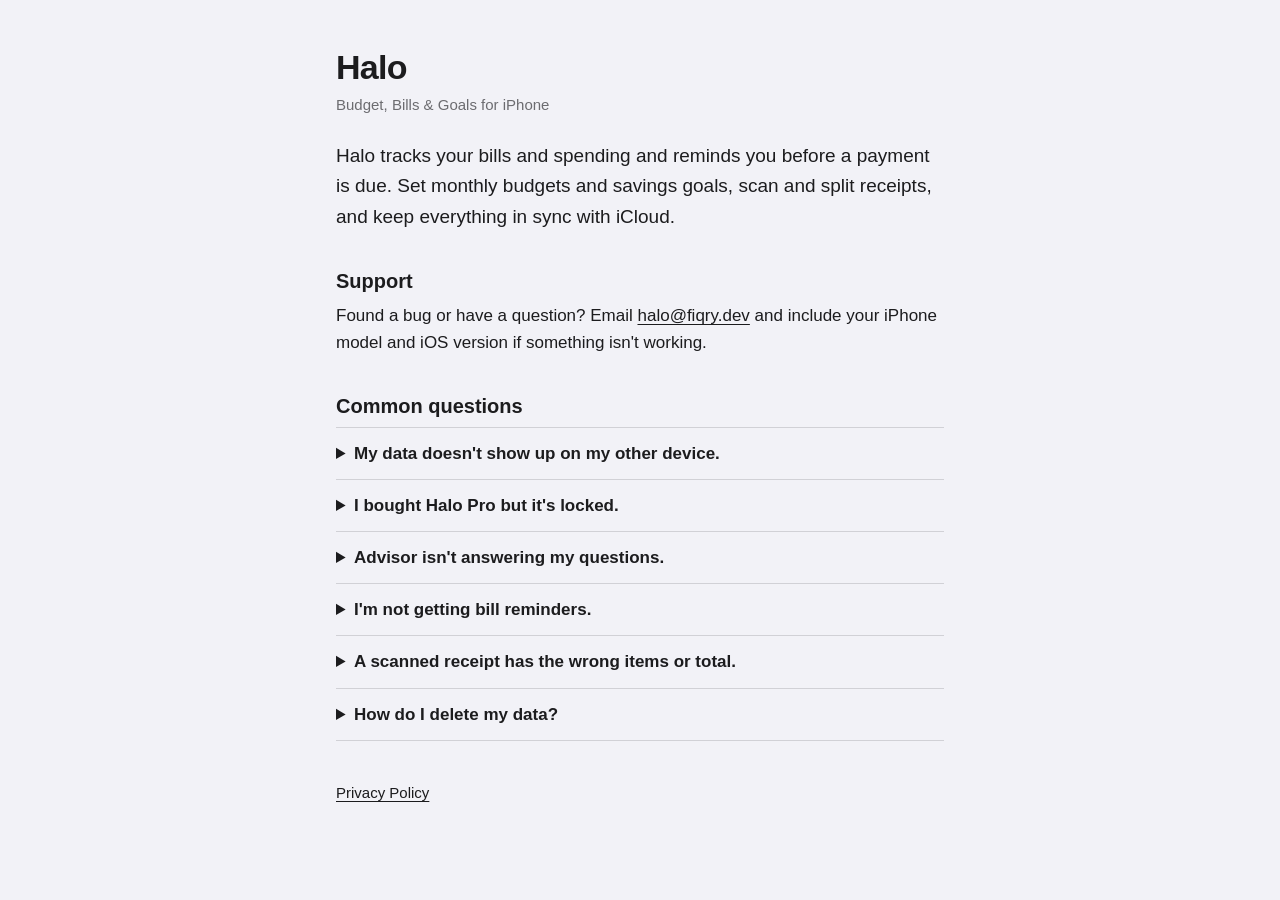
<file: index.html>
<!doctype html>
<html lang="en">
<head>
  <meta charset="utf-8">
  <meta name="viewport" content="width=device-width, initial-scale=1">
  <title>Halo Support</title>
  <meta name="description" content="Support for Halo: Budget, Bills &amp; Goals. Track bills and spending, set budgets and savings goals, and get reminded before a payment is due.">
  <link rel="stylesheet" href="style.css">
</head>
<body>
  <main>
    <h1>Halo</h1>
    <p class="meta">Budget, Bills &amp; Goals for iPhone</p>

    <p class="lead">Halo tracks your bills and spending and reminds you before a payment is due. Set monthly budgets and savings goals, scan and split receipts, and keep everything in sync with iCloud.</p>

    <h2>Support</h2>
    <p>Found a bug or have a question? Email <a href="mailto:halo@fiqry.dev">halo@fiqry.dev</a> and include your iPhone model and iOS version if something isn't working.</p>

    <h2>Common questions</h2>
    <details>
      <summary>My data doesn't show up on my other device.</summary>
      <p>Halo syncs accounts, transactions, budgets, goals and bills through iCloud; invoices and Hour tracker entries stay on the device where you made them. On both devices, make sure you're signed in to the same Apple Account and that iCloud is turned on for Halo in Settings → your name → iCloud. Syncing can take a minute.</p>
    </details>
    <details>
      <summary>I bought Halo Pro but it's locked.</summary>
      <p>Open any Pro feature in Halo to bring up Halo Pro, then tap Restore purchases. Make sure you're signed in to the same Apple Account you bought it with.</p>
    </details>
    <details>
      <summary>Advisor isn't answering my questions.</summary>
      <p>Advisor runs on your iPhone with Apple Intelligence, so it needs a supported iPhone with Apple Intelligence turned on in Settings → Apple Intelligence &amp; Siri. Right after you turn it on, the model can take a while to download. Until it's ready, Advisor answers with a simpler built-in guide.</p>
    </details>
    <details>
      <summary>I'm not getting bill reminders.</summary>
      <p>Check that notifications are allowed for Halo in Settings → Notifications → Halo, and that reminders are turned on in Halo's Settings → Bill reminders and on the bill itself.</p>
    </details>
    <details>
      <summary>A scanned receipt has the wrong items or total.</summary>
      <p>Photograph the receipt flat, in good light, with the whole receipt in frame. You can fix any item or amount before you log or split it.</p>
    </details>
    <details>
      <summary>How do I delete my data?</summary>
      <p>In Halo, go to Settings → Delete all data to erase everything on that device, including the synced data on your other devices. To remove the iCloud copy as well, go to Settings → your name → iCloud → Manage Account Storage → Halo.</p>
    </details>

    <footer><a href="privacy/">Privacy Policy</a></footer>
  </main>
</body>
</html>
</file>
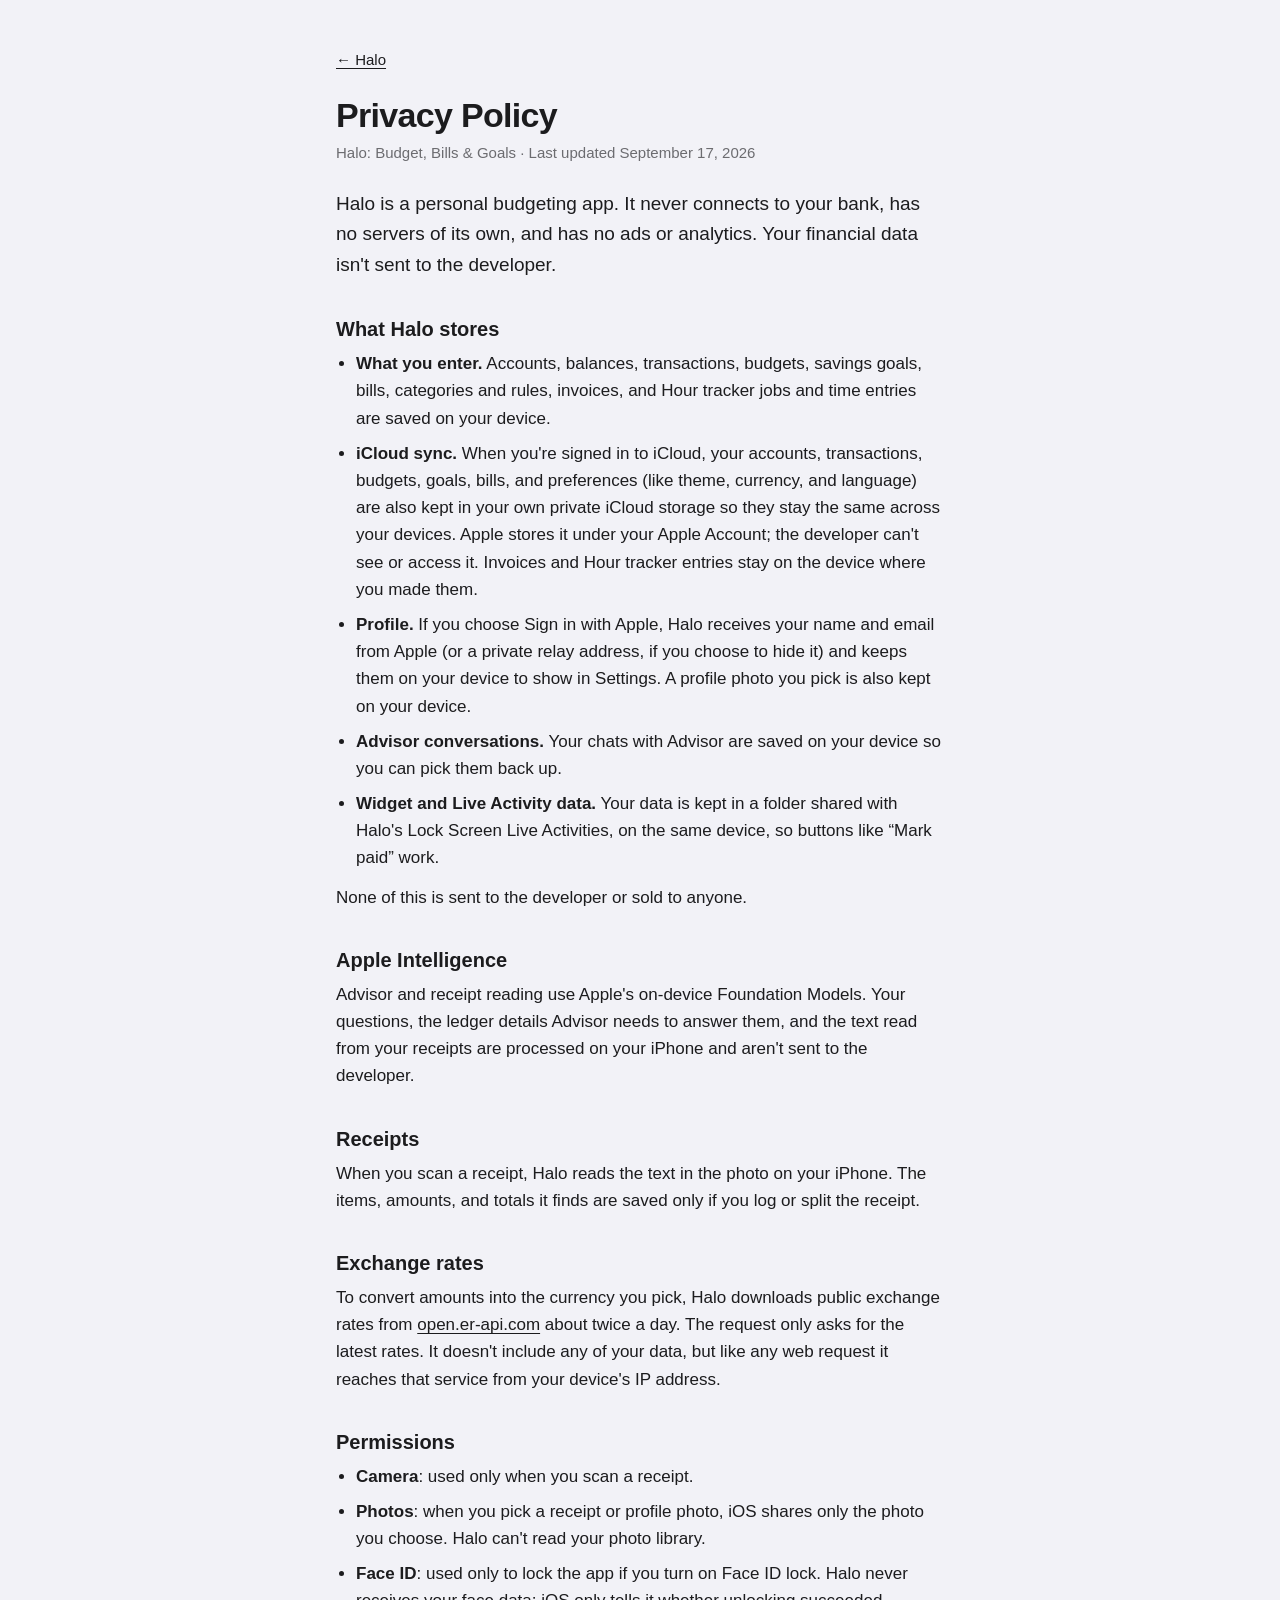
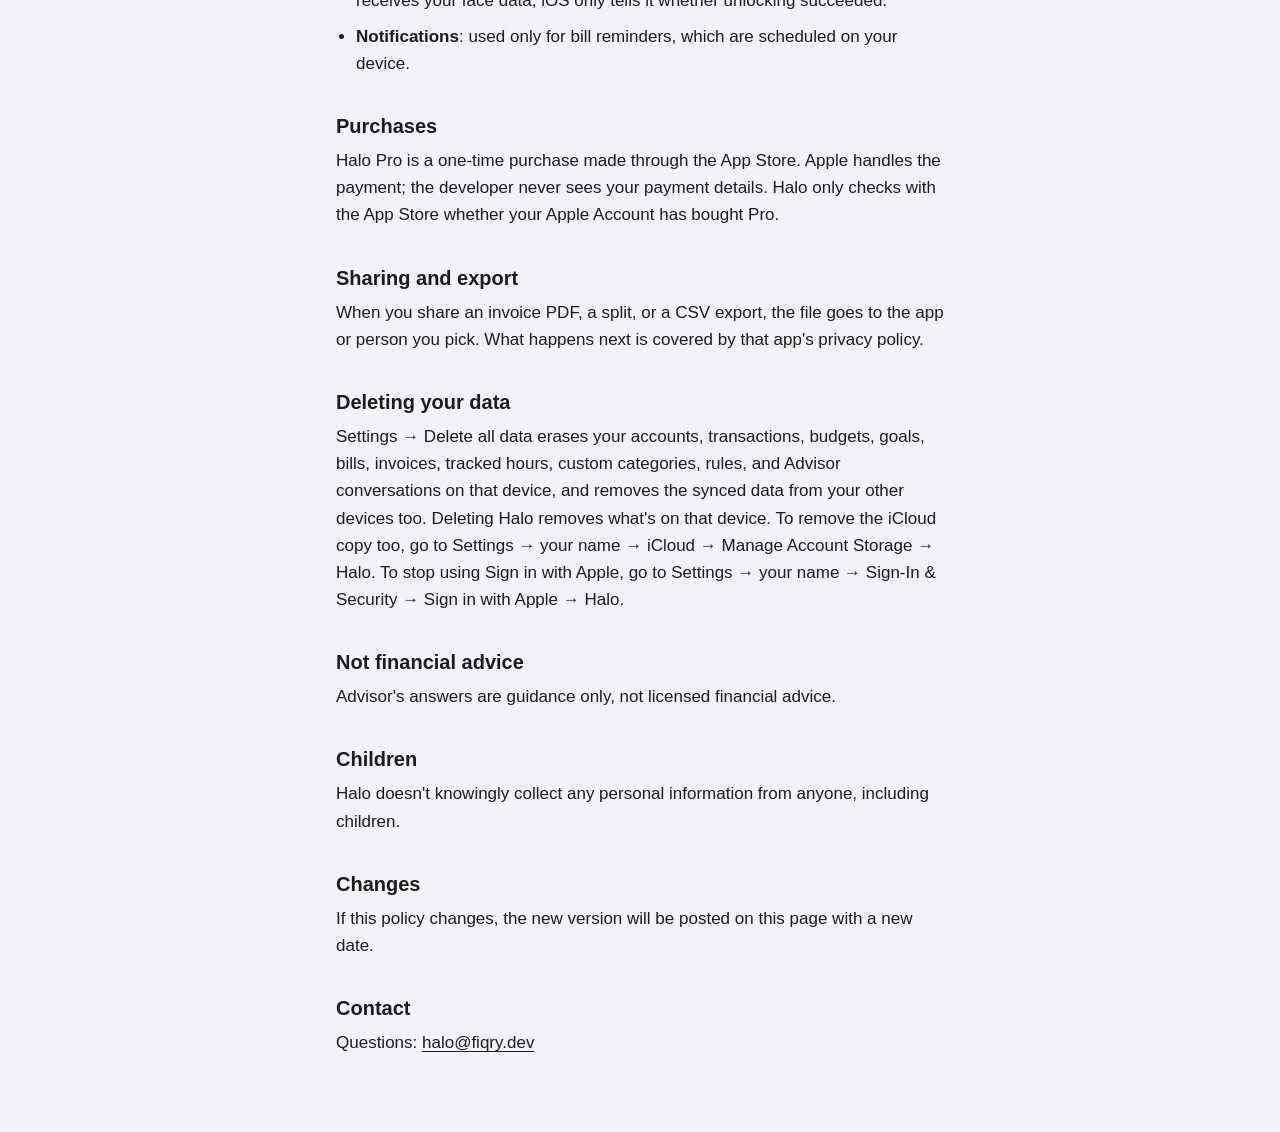
<file: privacy/index.html>
<!doctype html>
<html lang="en">
<head>
  <meta charset="utf-8">
  <meta name="viewport" content="width=device-width, initial-scale=1">
  <title>Halo Privacy Policy</title>
  <meta name="description" content="How Halo: Budget, Bills &amp; Goals handles your data. No bank connections, no servers, no ads, no analytics.">
  <link rel="stylesheet" href="../style.css">
</head>
<body>
  <main>
    <nav><a href="../">← Halo</a></nav>

    <h1>Privacy Policy</h1>
    <p class="meta">Halo: Budget, Bills &amp; Goals · Last updated September 17, 2026</p>

    <p class="lead">Halo is a personal budgeting app. It never connects to your bank, has no servers of its own, and has no ads or analytics. Your financial data isn't sent to the developer.</p>

    <h2>What Halo stores</h2>
    <ul>
      <li><strong>What you enter.</strong> Accounts, balances, transactions, budgets, savings goals, bills, categories and rules, invoices, and Hour tracker jobs and time entries are saved on your device.</li>
      <li><strong>iCloud sync.</strong> When you're signed in to iCloud, your accounts, transactions, budgets, goals, bills, and preferences (like theme, currency, and language) are also kept in your own private iCloud storage so they stay the same across your devices. Apple stores it under your Apple Account; the developer can't see or access it. Invoices and Hour tracker entries stay on the device where you made them.</li>
      <li><strong>Profile.</strong> If you choose Sign in with Apple, Halo receives your name and email from Apple (or a private relay address, if you choose to hide it) and keeps them on your device to show in Settings. A profile photo you pick is also kept on your device.</li>
      <li><strong>Advisor conversations.</strong> Your chats with Advisor are saved on your device so you can pick them back up.</li>
      <li><strong>Widget and Live Activity data.</strong> Your data is kept in a folder shared with Halo's Lock Screen Live Activities, on the same device, so buttons like “Mark paid” work.</li>
    </ul>
    <p>None of this is sent to the developer or sold to anyone.</p>

    <h2>Apple Intelligence</h2>
    <p>Advisor and receipt reading use Apple's on-device Foundation Models. Your questions, the ledger details Advisor needs to answer them, and the text read from your receipts are processed on your iPhone and aren't sent to the developer.</p>

    <h2>Receipts</h2>
    <p>When you scan a receipt, Halo reads the text in the photo on your iPhone. The items, amounts, and totals it finds are saved only if you log or split the receipt.</p>

    <h2>Exchange rates</h2>
    <p>To convert amounts into the currency you pick, Halo downloads public exchange rates from <a href="https://open.er-api.com">open.er-api.com</a> about twice a day. The request only asks for the latest rates. It doesn't include any of your data, but like any web request it reaches that service from your device's IP address.</p>

    <h2>Permissions</h2>
    <ul>
      <li><strong>Camera</strong>: used only when you scan a receipt.</li>
      <li><strong>Photos</strong>: when you pick a receipt or profile photo, iOS shares only the photo you choose. Halo can't read your photo library.</li>
      <li><strong>Face ID</strong>: used only to lock the app if you turn on Face ID lock. Halo never receives your face data; iOS only tells it whether unlocking succeeded.</li>
      <li><strong>Notifications</strong>: used only for bill reminders, which are scheduled on your device.</li>
    </ul>

    <h2>Purchases</h2>
    <p>Halo Pro is a one-time purchase made through the App Store. Apple handles the payment; the developer never sees your payment details. Halo only checks with the App Store whether your Apple Account has bought Pro.</p>

    <h2>Sharing and export</h2>
    <p>When you share an invoice PDF, a split, or a CSV export, the file goes to the app or person you pick. What happens next is covered by that app's privacy policy.</p>

    <h2>Deleting your data</h2>
    <p>Settings → Delete all data erases your accounts, transactions, budgets, goals, bills, invoices, tracked hours, custom categories, rules, and Advisor conversations on that device, and removes the synced data from your other devices too. Deleting Halo removes what's on that device. To remove the iCloud copy too, go to Settings → your name → iCloud → Manage Account Storage → Halo. To stop using Sign in with Apple, go to Settings → your name → Sign-In &amp; Security → Sign in with Apple → Halo.</p>

    <h2>Not financial advice</h2>
    <p>Advisor's answers are guidance only, not licensed financial advice.</p>

    <h2>Children</h2>
    <p>Halo doesn't knowingly collect any personal information from anyone, including children.</p>

    <h2>Changes</h2>
    <p>If this policy changes, the new version will be posted on this page with a new date.</p>

    <h2>Contact</h2>
    <p>Questions: <a href="mailto:halo@fiqry.dev">halo@fiqry.dev</a></p>
  </main>
</body>
</html>
</file>
<file: style.css>
:root {
  --bg: #f2f2f7;
  --text: #1c1c1e;
  --muted: #6c6c70;
  --rule: #d1d1d6;
  --link: #1c1c1e;
  color-scheme: light dark;
}

@media (prefers-color-scheme: dark) {
  :root {
    --bg: #000000;
    --text: #f2f2f7;
    --muted: #98989f;
    --rule: #38383a;
    --link: #f2f2f7;
  }
}

* { box-sizing: border-box; }

body {
  margin: 0;
  background: var(--bg);
  color: var(--text);
  font: 17px/1.6 -apple-system, BlinkMacSystemFont, "SF Pro Text", "Helvetica Neue", Arial, sans-serif;
  -webkit-text-size-adjust: 100%;
}

main {
  max-width: 640px;
  margin: 0 auto;
  padding: 48px 16px 64px;
}

nav { margin-bottom: 24px; font-size: 15px; }

h1 {
  margin: 0;
  font-size: 34px;
  line-height: 1.15;
  letter-spacing: -0.02em;
}

h2 {
  margin: 36px 0 8px;
  font-size: 20px;
  line-height: 1.3;
}

.meta { margin: 6px 0 0; color: var(--muted); font-size: 15px; }
.lead { margin-top: 24px; font-size: 19px; }

p, ul { margin: 0 0 12px; }
ul { padding-left: 20px; }
li { margin-bottom: 8px; }

a { color: var(--link); text-underline-offset: 3px; }

details {
  border-top: 1px solid var(--rule);
  padding: 12px 0;
}
details:last-of-type { border-bottom: 1px solid var(--rule); }
summary { cursor: pointer; font-weight: 600; }
details p { margin: 8px 0 0; color: var(--muted); }

footer {
  margin-top: 40px;
  font-size: 15px;
  color: var(--muted);
}
</file>
